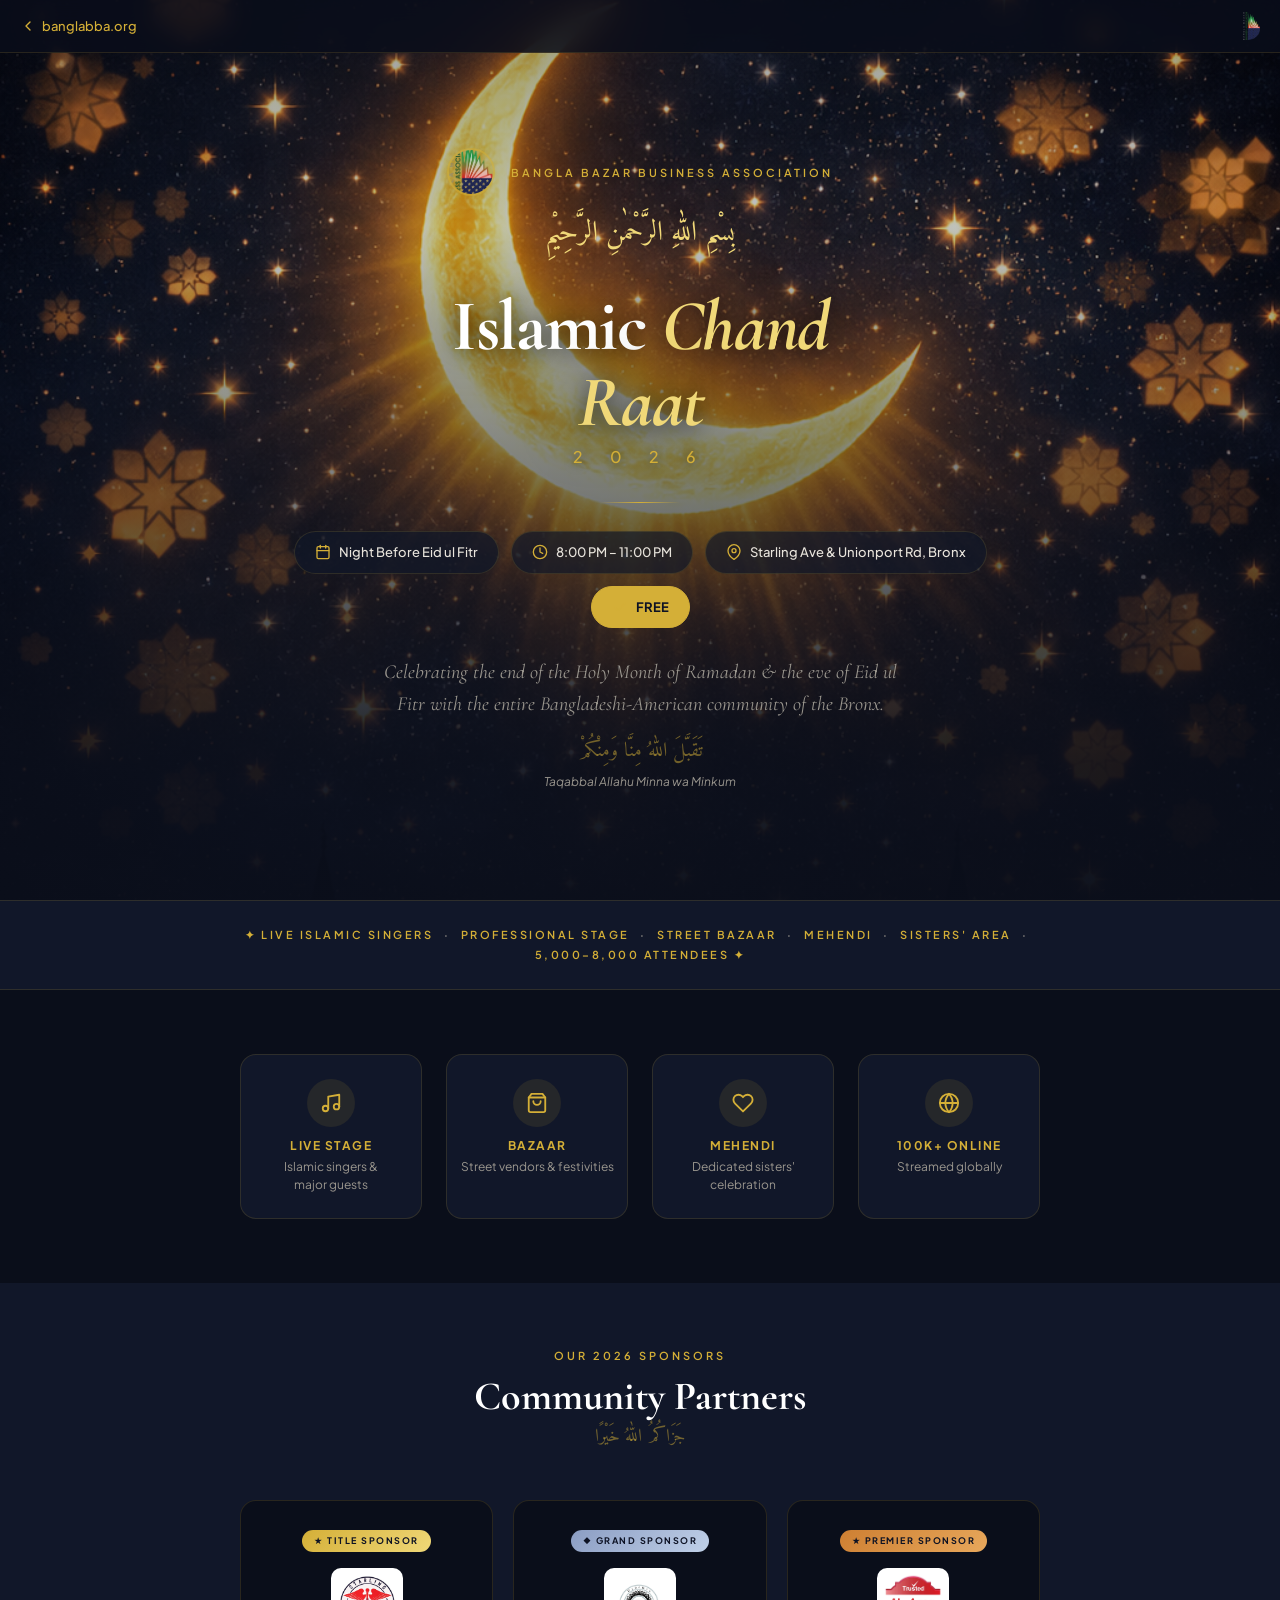
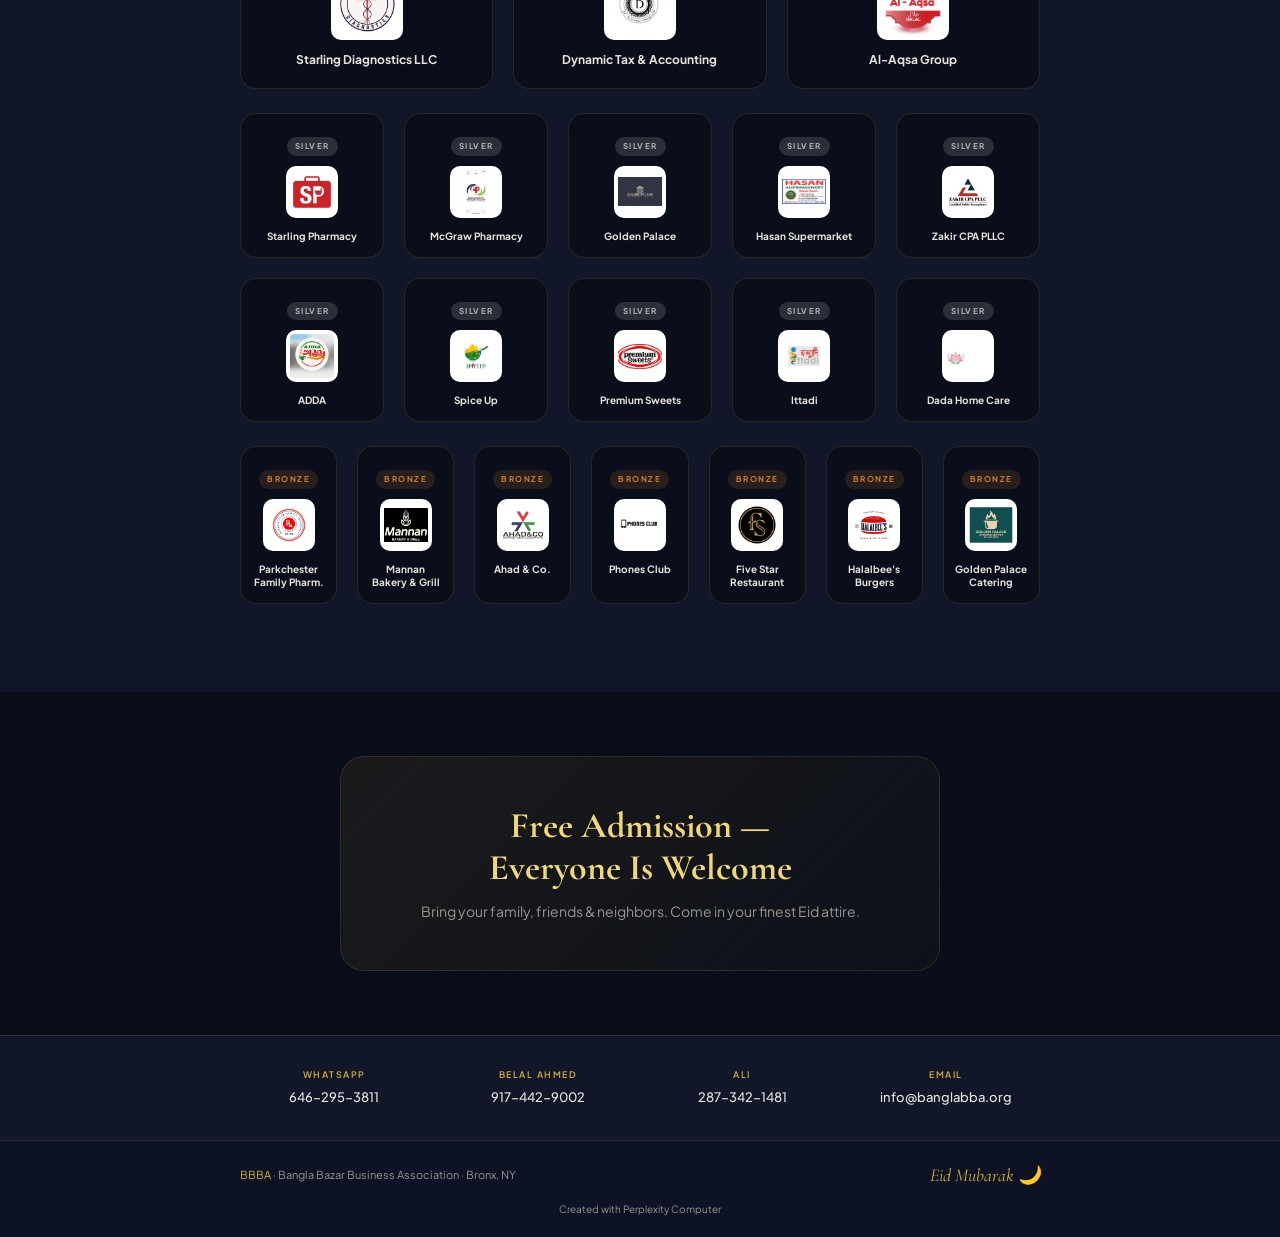
<file: chand-raat/index.html>
<!DOCTYPE html>
<html lang="en">
<head>
<!--
   ______                            __
  / ____/___  ____ ___  ____  __  __/ /____  _____
 / /   / __ \/ __ `__ \/ __ \/ / / / __/ _ \/ ___/
/ /___/ /_/ / / / / / / /_/ / /_/ / /_/  __/ /
\____/\____/_/ /_/ /_/ .___/\__,_/\__/\___/_/
                    /_/
        Created with Perplexity Computer
        https://www.perplexity.ai/computer
-->

<!-- Perplexity Computer Attribution -->
<meta name="generator" content="Perplexity Computer">
<meta name="author" content="Bangla Bazar Business Association (BBBA)">
<meta property="og:see_also" content="https://www.perplexity.ai/computer">
<link rel="author" href="https://www.perplexity.ai/computer">

<meta charset="UTF-8">
<meta name="viewport" content="width=device-width, initial-scale=1.0">

<!-- Primary SEO -->
<title>Islamic Chand Raat 2026 — Biggest Chand Raat in New York | BBBA</title>
<meta name="description" content="Biggest Islamic Chand Raat in New York. Free admission, live Islamic singers, street bazaar, mehendi. March 19, 8-11 PM, Starling Ave, Bronx. By BBBA.">
<meta name="keywords" content="Chand Raat 2026, Chand Raat New York, Chand Raat Bronx, Islamic Chand Raat, Eid ul Fitr 2026, Bangla Bazar Business Association, BBBA, Bangladeshi community Bronx, Eid celebration New York, Chand Raat mela, Ramadan 2026, Eid Mubarak, Bengali event NYC">
<link rel="canonical" href="https://banglabba.org/chand-raat/">

<!-- Open Graph / Facebook -->
<meta property="og:type" content="website">
<meta property="og:site_name" content="Bangla Bazar Business Association">
<meta property="og:title" content="Islamic Chand Raat 2026 — Biggest Chand Raat in New York">
<meta property="og:description" content="Free Chand Raat celebration on the eve of Eid ul Fitr. Live Islamic singers, street bazaar, mehendi, sisters' area. March 19, 8-11 PM. Starling Ave & Unionport Rd, Bronx, NY.">
<meta property="og:image" content="https://banglabba.org/chand-raat/assets/hero-bg.png">
<meta property="og:image:width" content="1920">
<meta property="og:image:height" content="1080">
<meta property="og:image:alt" content="Islamic Chand Raat 2026 — Golden crescent moon over a starry night sky">
<meta property="og:url" content="https://banglabba.org/chand-raat/">
<meta property="og:locale" content="en_US">

<!-- Twitter Card -->
<meta name="twitter:card" content="summary_large_image">
<meta name="twitter:title" content="Islamic Chand Raat 2026 — Biggest Chand Raat in New York">
<meta name="twitter:description" content="Free Chand Raat celebration on the eve of Eid ul Fitr. Live Islamic singers, street bazaar, mehendi. March 19, 8-11 PM, Bronx, NY.">
<meta name="twitter:image" content="https://banglabba.org/chand-raat/assets/hero-bg.png">
<meta name="twitter:image:alt" content="Islamic Chand Raat 2026 — Golden crescent moon over a starry night sky">

<!-- Geo / Location SEO -->
<meta name="geo.region" content="US-NY">
<meta name="geo.placename" content="Bronx, New York">
<meta name="geo.position" content="40.8370;-73.8654">
<meta name="ICBM" content="40.8370, -73.8654">

<!-- Mobile -->
<meta name="theme-color" content="#0a0e1a">

<!-- Favicon -->
<link rel="icon" href="../assets/bbba-favicon.png" type="image/png">

<!-- Fonts -->
<link href="https://fonts.googleapis.com/css2?family=Cormorant+Garamond:ital,wght@0,400;0,600;0,700;1,400&family=Plus+Jakarta+Sans:wght@300;400;500;600;700&family=Amiri:wght@400;700&display=swap" rel="stylesheet">

<!-- JSON-LD: Event (Google Rich Results) -->
<script type="application/ld+json">
{
  "@context": "https://schema.org",
  "@type": "Event",
  "name": "Islamic Chand Raat 2026",
  "alternateName": "Biggest Chand Raat Program in New York",
  "description": "Celebrating the end of the Holy Month of Ramadan and the eve of Eid ul Fitr with the entire Bangladeshi-American community of the Bronx. Live Islamic singers, professional stage, street bazaar, mehendi, sisters' area, and additional street heating arranged. Free admission for all.",
  "startDate": "2026-03-19T20:00:00-04:00",
  "endDate": "2026-03-19T23:00:00-04:00",
  "eventStatus": "https://schema.org/EventScheduled",
  "eventAttendanceMode": "https://schema.org/OfflineEventAttendanceMode",
  "location": {
    "@type": "Place",
    "name": "Starling Ave & Unionport Rd",
    "address": {
      "@type": "PostalAddress",
      "streetAddress": "Starling Ave & Unionport Rd",
      "addressLocality": "Bronx",
      "addressRegion": "NY",
      "postalCode": "10462",
      "addressCountry": "US"
    },
    "geo": {
      "@type": "GeoCoordinates",
      "latitude": 40.8370,
      "longitude": -73.8654
    }
  },
  "image": ["https://banglabba.org/chand-raat/assets/hero-bg.png"],
  "organizer": {
    "@type": "Organization",
    "name": "Bangla Bazar Business Association",
    "alternateName": "BBBA",
    "url": "https://banglabba.org",
    "email": "info@banglabba.org",
    "telephone": "+1-646-295-3811"
  },
  "offers": {
    "@type": "Offer",
    "price": "0",
    "priceCurrency": "USD",
    "availability": "https://schema.org/InStock",
    "url": "https://banglabba.org/chand-raat/",
    "description": "Free admission for all"
  },
  "isAccessibleForFree": true,
  "inLanguage": ["en", "bn"],
  "audience": {
    "@type": "Audience",
    "audienceType": "Family friendly, Bangladeshi-American community, Muslim community"
  },
  "maximumAttendeeCapacity": 8000,
  "typicalAgeRange": "All ages",
  "sponsor": [
    {"@type": "Organization", "name": "Starling Diagnostics LLC", "url": "https://starlingdiagnostics.com"},
    {"@type": "Organization", "name": "Dynamic Tax & Accounting", "url": "https://dynamicsrv.com"},
    {"@type": "Organization", "name": "Al-Aqsa Group", "url": "https://bronx.alaqsarestaurant.com"}
  ],
  "creator": {
    "@type": "SoftwareApplication",
    "name": "Perplexity Computer",
    "url": "https://www.perplexity.ai/computer"
  }
}
</script>

<!-- JSON-LD: BreadcrumbList -->
<script type="application/ld+json">
{
  "@context": "https://schema.org",
  "@type": "BreadcrumbList",
  "itemListElement": [
    {"@type": "ListItem", "position": 1, "name": "Bangla Bazar Business Association", "item": "https://banglabba.org"},
    {"@type": "ListItem", "position": 2, "name": "Islamic Chand Raat 2026", "item": "https://banglabba.org/chand-raat/"}
  ]
}
</script>

<style>
/* ========== BASE RESET ========== */
*, *::before, *::after { box-sizing: border-box; margin: 0; padding: 0; }

html {
  -webkit-font-smoothing: antialiased;
  -moz-osx-font-smoothing: grayscale;
  text-rendering: optimizeLegibility;
  scroll-behavior: smooth;
}

body {
  min-height: 100dvh;
  line-height: 1.6;
  font-family: var(--font-body, sans-serif);
  font-size: 16px;
  color: var(--color-text);
  background-color: var(--color-bg);
}

img, picture, video, canvas, svg { display: block; max-width: 100%; height: auto; }
h1, h2, h3, h4, h5, h6 { text-wrap: balance; line-height: 1.15; }
p, li, figcaption { text-wrap: pretty; }
button { cursor: pointer; background: none; border: none; }
::selection { background: rgba(212, 175, 55, 0.3); color: #fff; }

/* ========== DESIGN TOKENS ========== */
:root {
  --font-display: 'Cormorant Garamond', Georgia, serif;
  --font-body: 'Plus Jakarta Sans', 'Helvetica Neue', sans-serif;
  --font-arabic: 'Amiri', serif;

  --color-bg: #0a0e1a;
  --color-surface: #111729;
  --color-surface-2: #161d33;
  --color-border: rgba(212, 175, 55, 0.15);
  --color-text: #e8e4dc;
  --color-text-muted: #9a968e;
  --color-gold: #d4af37;
  --color-gold-light: #f0d878;
  --color-gold-dim: rgba(212, 175, 55, 0.5);
  --color-midnight: #0d1224;
  --color-white: #ffffff;

  --radius-sm: 0.375rem;
  --radius-md: 0.625rem;
  --radius-lg: 1rem;
  --radius-xl: 1.5rem;

  --shadow-gold: 0 0 40px rgba(212, 175, 55, 0.1);
  --shadow-card: 0 4px 24px rgba(0, 0, 0, 0.3);

  --content-max: 720px;
}

/* ========== BACK NAV ========== */
.back-nav {
  position: fixed;
  top: 0;
  left: 0;
  right: 0;
  z-index: 100;
  padding: 12px 20px;
  background: rgba(10, 14, 26, 0.85);
  backdrop-filter: blur(12px);
  border-bottom: 1px solid var(--color-border);
  display: flex;
  align-items: center;
  justify-content: space-between;
}

.back-nav a {
  font-family: var(--font-body);
  font-size: 13px;
  font-weight: 500;
  color: var(--color-gold);
  text-decoration: none;
  display: inline-flex;
  align-items: center;
  gap: 6px;
  transition: opacity 0.2s ease;
}

.back-nav a:hover {
  opacity: 0.8;
}

.back-nav-logo {
  height: 28px;
  width: auto;
}

/* ========== HERO ========== */
.hero {
  position: relative;
  min-height: 100vh;
  display: flex;
  flex-direction: column;
  align-items: center;
  justify-content: center;
  text-align: center;
  overflow: hidden;
  padding: 80px 20px 40px;
}

.hero-bg {
  position: absolute;
  inset: 0;
  z-index: 0;
}

.hero-bg img {
  width: 100%;
  height: 100%;
  object-fit: cover;
  object-position: center 30%;
}

.hero-bg::after {
  content: '';
  position: absolute;
  inset: 0;
  background: linear-gradient(
    to bottom,
    rgba(10, 14, 26, 0.4) 0%,
    rgba(10, 14, 26, 0.25) 25%,
    rgba(10, 14, 26, 0.55) 55%,
    rgba(10, 14, 26, 0.92) 85%,
    rgba(10, 14, 26, 0.98) 100%
  );
}

.hero-content {
  position: relative;
  z-index: 1;
  max-width: var(--content-max);
}

.hero-org {
  display: flex;
  align-items: center;
  justify-content: center;
  gap: 16px;
  margin-bottom: 12px;
}

.hero-org-logo {
  width: 48px;
  height: 48px;
  border-radius: 50%;
  object-fit: cover;
  border: 2px solid var(--color-gold-dim);
}

.hero-org-text {
  font-family: var(--font-body);
  font-size: 11px;
  font-weight: 600;
  letter-spacing: 3px;
  text-transform: uppercase;
  color: var(--color-gold);
}

.hero-bismillah {
  font-family: var(--font-arabic);
  font-size: clamp(20px, 4vw, 28px);
  color: var(--color-gold-light);
  margin: 16px 0 32px;
  direction: rtl;
}

.hero-title {
  font-family: var(--font-display);
  font-weight: 700;
  font-size: clamp(42px, 9vw, 72px);
  line-height: 1.05;
  color: var(--color-white);
  letter-spacing: -0.02em;
  margin-bottom: 4px;
  text-shadow: 0 2px 20px rgba(0, 0, 0, 0.6), 0 0 60px rgba(10, 14, 26, 0.8);
}

.hero-title em {
  font-style: italic;
  color: var(--color-gold-light);
}

.hero-year {
  font-family: var(--font-body);
  font-size: 16px;
  font-weight: 500;
  letter-spacing: 12px;
  color: var(--color-gold);
  margin-bottom: 32px;
  text-shadow: 0 1px 10px rgba(0, 0, 0, 0.5);
}

.hero-divider {
  width: 80px;
  height: 1px;
  background: linear-gradient(90deg, transparent, var(--color-gold), transparent);
  margin: 0 auto 28px;
}

.hero-meta {
  display: flex;
  flex-wrap: wrap;
  justify-content: center;
  gap: 12px;
  margin-bottom: 28px;
}

.hero-meta-item {
  display: inline-flex;
  align-items: center;
  gap: 8px;
  padding: 10px 20px;
  border: 1px solid var(--color-border);
  border-radius: 100px;
  font-family: var(--font-body);
  font-size: 13px;
  font-weight: 500;
  color: var(--color-text);
  background: rgba(17, 23, 41, 0.7);
  backdrop-filter: blur(8px);
}

.hero-meta-item svg {
  width: 16px;
  height: 16px;
  color: var(--color-gold);
  flex-shrink: 0;
}

.hero-meta-item.free-badge {
  background: var(--color-gold);
  color: var(--color-midnight);
  border-color: var(--color-gold);
  font-weight: 700;
}

.hero-desc {
  font-family: var(--font-display);
  font-size: clamp(16px, 3vw, 20px);
  font-style: italic;
  color: var(--color-text-muted);
  line-height: 1.6;
  max-width: 540px;
  margin: 0 auto 16px;
}

.hero-dua {
  font-family: var(--font-arabic);
  font-size: clamp(16px, 3vw, 20px);
  color: var(--color-gold-dim);
  direction: rtl;
  margin-bottom: 4px;
}

.hero-dua-translate {
  font-family: var(--font-body);
  font-size: 12px;
  color: var(--color-text-muted);
  font-style: italic;
}

/* ========== HIGHLIGHTS ========== */
.highlights {
  background: var(--color-surface);
  border-top: 1px solid var(--color-border);
  border-bottom: 1px solid var(--color-border);
  padding: 24px 20px;
}

.highlights-inner {
  max-width: 800px;
  margin: 0 auto;
  text-align: center;
}

.highlights-text {
  font-family: var(--font-body);
  font-size: 11px;
  font-weight: 600;
  letter-spacing: 2.5px;
  text-transform: uppercase;
  color: var(--color-gold);
  line-height: 1.8;
}

.highlights-text span {
  color: var(--color-text-muted);
  margin: 0 6px;
}

/* ========== FEATURES ========== */
.features {
  padding: 64px 20px;
  background: var(--color-bg);
}

.features-grid {
  max-width: 800px;
  margin: 0 auto;
  display: grid;
  grid-template-columns: repeat(4, 1fr);
  gap: 24px;
}

.feature-card {
  text-align: center;
  padding: 24px 12px;
  border-radius: var(--radius-lg);
  background: var(--color-surface);
  border: 1px solid var(--color-border);
  transition: transform 0.3s ease, box-shadow 0.3s ease;
}

.feature-card:hover {
  transform: translateY(-4px);
  box-shadow: var(--shadow-gold);
}

.feature-icon {
  width: 48px;
  height: 48px;
  margin: 0 auto 12px;
  display: flex;
  align-items: center;
  justify-content: center;
  border-radius: 50%;
  background: rgba(212, 175, 55, 0.1);
  color: var(--color-gold);
}

.feature-icon svg { width: 22px; height: 22px; }

.feature-title {
  font-family: var(--font-body);
  font-size: 12px;
  font-weight: 700;
  text-transform: uppercase;
  letter-spacing: 1.5px;
  color: var(--color-gold);
  margin-bottom: 6px;
}

.feature-desc {
  font-family: var(--font-body);
  font-size: 12px;
  color: var(--color-text-muted);
  line-height: 1.5;
}

/* ========== SPONSORS ========== */
.sponsors {
  padding: 64px 20px;
  background: var(--color-surface);
}

.section-header {
  text-align: center;
  margin-bottom: 48px;
}

.section-label {
  font-family: var(--font-body);
  font-size: 11px;
  font-weight: 600;
  letter-spacing: 3px;
  text-transform: uppercase;
  color: var(--color-gold);
  margin-bottom: 8px;
}

.section-title {
  font-family: var(--font-display);
  font-size: clamp(28px, 5vw, 40px);
  font-weight: 700;
  color: var(--color-white);
}

.section-subtitle-ar {
  font-family: var(--font-arabic);
  font-size: 18px;
  color: var(--color-gold-dim);
  direction: rtl;
  margin-top: 4px;
}

.sponsor-tiers {
  max-width: 800px;
  margin: 0 auto;
}

.tier-row {
  display: grid;
  gap: 20px;
  margin-bottom: 24px;
}

.tier-row.top { grid-template-columns: repeat(3, 1fr); }
.tier-row.silver { grid-template-columns: repeat(5, 1fr); }
.tier-row.bronze { grid-template-columns: repeat(7, 1fr); }

.sponsor-card {
  text-align: center;
  padding: 24px 16px 20px;
  border-radius: var(--radius-lg);
  background: var(--color-bg);
  border: 1px solid var(--color-border);
  position: relative;
  transition: transform 0.3s ease;
}

.sponsor-card:hover { transform: translateY(-2px); }

.sponsor-tier-label {
  display: inline-flex;
  align-items: center;
  gap: 5px;
  font-family: var(--font-body);
  font-size: 9px;
  font-weight: 700;
  text-transform: uppercase;
  letter-spacing: 1.5px;
  padding: 4px 12px;
  border-radius: 100px;
  margin-bottom: 16px;
}

.tier-title .sponsor-tier-label { background: linear-gradient(135deg, #d4af37, #f0d878); color: var(--color-midnight); }
.tier-grand .sponsor-tier-label { background: linear-gradient(135deg, #8b9dc3, #c0d0e8); color: var(--color-midnight); }
.tier-premier .sponsor-tier-label { background: linear-gradient(135deg, #cd7f32, #e8a85c); color: var(--color-midnight); }

.sponsor-card.small .sponsor-tier-label.silver-label { background: rgba(180, 180, 180, 0.2); color: #b4b4b4; }
.sponsor-card.small .sponsor-tier-label.bronze-label { background: rgba(205, 127, 50, 0.15); color: #cd7f32; }

.sponsor-logo-wrap {
  width: 72px;
  height: 72px;
  margin: 0 auto 12px;
  border-radius: var(--radius-md);
  background: #fff;
  display: flex;
  align-items: center;
  justify-content: center;
  overflow: hidden;
  padding: 4px;
}

.sponsor-logo-wrap img {
  width: 100%;
  height: 100%;
  object-fit: contain;
  border-radius: 4px;
}

.sponsor-name {
  font-family: var(--font-body);
  font-size: 12px;
  font-weight: 700;
  color: var(--color-text);
  line-height: 1.3;
}

.sponsor-card.small { padding: 16px 10px 14px; }
.sponsor-card.small .sponsor-logo-wrap { width: 52px; height: 52px; }
.sponsor-card.small .sponsor-name { font-size: 10px; }
.sponsor-card.small .sponsor-tier-label { font-size: 8px; padding: 3px 8px; margin-bottom: 10px; }

/* ========== CTA ========== */
.cta-section {
  padding: 64px 20px;
  background: var(--color-bg);
  text-align: center;
}

.cta-inner {
  max-width: 600px;
  margin: 0 auto;
  padding: 48px 32px;
  border-radius: var(--radius-xl);
  background: linear-gradient(135deg, rgba(212, 175, 55, 0.08), rgba(212, 175, 55, 0.02));
  border: 1px solid var(--color-border);
}

.cta-title {
  font-family: var(--font-display);
  font-size: clamp(24px, 5vw, 36px);
  font-weight: 700;
  color: var(--color-gold-light);
  margin-bottom: 12px;
}

.cta-desc {
  font-family: var(--font-body);
  font-size: 14px;
  color: var(--color-text-muted);
  line-height: 1.6;
}

/* ========== CONTACT ========== */
.contact {
  padding: 32px 20px;
  background: var(--color-surface);
  border-top: 1px solid var(--color-border);
}

.contact-grid {
  max-width: 800px;
  margin: 0 auto;
  display: grid;
  grid-template-columns: repeat(4, 1fr);
  gap: 16px;
  text-align: center;
}

.contact-item-label {
  font-family: var(--font-body);
  font-size: 9px;
  font-weight: 600;
  text-transform: uppercase;
  letter-spacing: 1.5px;
  color: var(--color-gold);
  margin-bottom: 4px;
}

.contact-item-value {
  font-family: var(--font-body);
  font-size: 13px;
  font-weight: 500;
  color: var(--color-text);
}

.contact-item-value a {
  color: var(--color-text);
  text-decoration: none;
}

.contact-item-value a:hover { color: var(--color-gold); }

/* ========== FOOTER ========== */
footer {
  padding: 20px;
  background: var(--color-midnight);
  border-top: 1px solid var(--color-border);
  text-align: center;
}

.footer-row {
  display: flex;
  align-items: center;
  justify-content: space-between;
  max-width: 800px;
  margin: 0 auto;
  flex-wrap: wrap;
  gap: 8px;
}

.footer-org {
  font-family: var(--font-body);
  font-size: 11px;
  color: var(--color-text-muted);
}

.footer-org a {
  color: var(--color-gold);
  text-decoration: none;
}

.footer-eid {
  font-family: var(--font-display);
  font-size: 18px;
  font-style: italic;
  color: var(--color-gold);
}

.footer-attr {
  font-family: var(--font-body);
  font-size: 10px;
  color: var(--color-text-muted);
  margin-top: 12px;
}

.footer-attr a {
  color: var(--color-text-muted);
  text-decoration: none;
}

.footer-attr a:hover { color: var(--color-gold); }

/* ========== RESPONSIVE ========== */
@media (max-width: 640px) {
  .features-grid { grid-template-columns: repeat(2, 1fr); gap: 12px; }

  .tier-row.top {
    grid-template-columns: 1fr;
    max-width: 260px;
    margin-left: auto;
    margin-right: auto;
  }

  .tier-row.silver { grid-template-columns: repeat(3, 1fr); gap: 12px; }
  .tier-row.bronze { grid-template-columns: repeat(3, 1fr); gap: 12px; }

  .contact-grid { grid-template-columns: repeat(2, 1fr); gap: 20px; }

  .hero-meta { flex-direction: column; align-items: center; }
  .hero-meta-item { width: 100%; max-width: 280px; justify-content: center; }

  .footer-row { flex-direction: column; text-align: center; }
}

/* ========== ANIMATIONS ========== */
@keyframes fadeInUp {
  from { opacity: 0; transform: translateY(20px); }
  to { opacity: 1; transform: translateY(0); }
}

.hero-content > * {
  animation: fadeInUp 0.8s ease forwards;
  opacity: 0;
}

.hero-content > :nth-child(1) { animation-delay: 0.1s; }
.hero-content > :nth-child(2) { animation-delay: 0.2s; }
.hero-content > :nth-child(3) { animation-delay: 0.35s; }
.hero-content > :nth-child(4) { animation-delay: 0.45s; }
.hero-content > :nth-child(5) { animation-delay: 0.55s; }
.hero-content > :nth-child(6) { animation-delay: 0.65s; }
.hero-content > :nth-child(7) { animation-delay: 0.75s; }
.hero-content > :nth-child(8) { animation-delay: 0.85s; }
.hero-content > :nth-child(9) { animation-delay: 0.95s; }
.hero-content > :nth-child(10) { animation-delay: 1.05s; }
.hero-content > :nth-child(11) { animation-delay: 1.15s; }

@media (prefers-reduced-motion: reduce) {
  .hero-content > * { animation: none; opacity: 1; }
}
</style>
</head>
<body>

<!-- ===== BACK NAV ===== -->
<div class="back-nav">
  <a href="https://banglabba.org" target="_blank" rel="noopener noreferrer">
    <svg width="16" height="16" viewBox="0 0 24 24" fill="none" stroke="currentColor" stroke-width="2" stroke-linecap="round" stroke-linejoin="round"><polyline points="15 18 9 12 15 6"/></svg>
    banglabba.org
  </a>
  <img src="./assets/bbba-logo.png" alt="BBBA" class="back-nav-logo">
</div>

<!-- ===== HERO ===== -->
<section class="hero">
  <div class="hero-bg">
    <img src="./assets/hero-bg.png" alt="Glowing golden crescent moon over a mosque silhouette under a starry night sky" loading="eager">
  </div>

  <div class="hero-content">
    <div class="hero-org">
      <img src="./assets/bbba-logo.png" alt="Bangla Bazar Business Association logo" class="hero-org-logo">
      <span class="hero-org-text">Bangla Bazar Business Association</span>
    </div>

    <p class="hero-bismillah">بِسْمِ اللهِ الرَّحْمٰنِ الرَّحِيْمِ</p>

    <h1 class="hero-title">Islamic <em>Chand<br>Raat</em></h1>
    <p class="hero-year">2 0 2 6</p>

    <div class="hero-divider" aria-hidden="true"></div>

    <div class="hero-meta">
      <span class="hero-meta-item">
        <svg viewBox="0 0 24 24" fill="none" stroke="currentColor" stroke-width="2" stroke-linecap="round" stroke-linejoin="round"><rect x="3" y="4" width="18" height="18" rx="2" ry="2"/><line x1="16" y1="2" x2="16" y2="6"/><line x1="8" y1="2" x2="8" y2="6"/><line x1="3" y1="10" x2="21" y2="10"/></svg>
        Night Before Eid ul Fitr
      </span>
      <span class="hero-meta-item">
        <svg viewBox="0 0 24 24" fill="none" stroke="currentColor" stroke-width="2" stroke-linecap="round" stroke-linejoin="round"><circle cx="12" cy="12" r="10"/><polyline points="12 6 12 12 16 14"/></svg>
        8:00 PM – 11:00 PM
      </span>
      <span class="hero-meta-item">
        <svg viewBox="0 0 24 24" fill="none" stroke="currentColor" stroke-width="2" stroke-linecap="round" stroke-linejoin="round"><path d="M21 10c0 7-9 13-9 13s-9-6-9-13a9 9 0 0 1 18 0z"/><circle cx="12" cy="10" r="3"/></svg>
        Starling Ave &amp; Unionport Rd, Bronx
      </span>
      <span class="hero-meta-item free-badge">
        <svg viewBox="0 0 24 24" fill="none" stroke="currentColor" stroke-width="2" stroke-linecap="round" stroke-linejoin="round"><polyline points="20 6 9 17 4 12"/></svg>
        FREE
      </span>
    </div>

    <p class="hero-desc">
      Celebrating the end of the Holy Month of Ramadan &amp; the eve of Eid ul Fitr
      with the entire Bangladeshi-American community of the Bronx.
    </p>

    <p class="hero-dua">تَقَبَّلَ اللهُ مِنَّا وَمِنْكُمْ</p>
    <p class="hero-dua-translate">Taqabbal Allahu Minna wa Minkum</p>
  </div>
</section>

<!-- ===== HIGHLIGHTS ===== -->
<div class="highlights">
  <div class="highlights-inner">
    <p class="highlights-text">
      ✦ Live Islamic Singers <span>·</span> Professional Stage <span>·</span> Street Bazaar <span>·</span> Mehendi <span>·</span> Sisters' Area <span>·</span> 5,000–8,000 Attendees ✦
    </p>
  </div>
</div>

<!-- ===== FEATURES ===== -->
<section class="features">
  <div class="features-grid">
    <div class="feature-card">
      <div class="feature-icon">
        <svg viewBox="0 0 24 24" fill="none" stroke="currentColor" stroke-width="2" stroke-linecap="round" stroke-linejoin="round"><path d="M9 18V5l12-2v13"/><circle cx="6" cy="18" r="3"/><circle cx="18" cy="16" r="3"/></svg>
      </div>
      <h3 class="feature-title">Live Stage</h3>
      <p class="feature-desc">Islamic singers &amp; major guests</p>
    </div>
    <div class="feature-card">
      <div class="feature-icon">
        <svg viewBox="0 0 24 24" fill="none" stroke="currentColor" stroke-width="2" stroke-linecap="round" stroke-linejoin="round"><path d="M6 2L3 6v14a2 2 0 002 2h14a2 2 0 002-2V6l-3-4z"/><line x1="3" y1="6" x2="21" y2="6"/><path d="M16 10a4 4 0 01-8 0"/></svg>
      </div>
      <h3 class="feature-title">Bazaar</h3>
      <p class="feature-desc">Street vendors &amp; festivities</p>
    </div>
    <div class="feature-card">
      <div class="feature-icon">
        <svg viewBox="0 0 24 24" fill="none" stroke="currentColor" stroke-width="2" stroke-linecap="round" stroke-linejoin="round"><path d="M20.84 4.61a5.5 5.5 0 00-7.78 0L12 5.67l-1.06-1.06a5.5 5.5 0 00-7.78 7.78l1.06 1.06L12 21.23l7.78-7.78 1.06-1.06a5.5 5.5 0 000-7.78z"/></svg>
      </div>
      <h3 class="feature-title">Mehendi</h3>
      <p class="feature-desc">Dedicated sisters' celebration</p>
    </div>
    <div class="feature-card">
      <div class="feature-icon">
        <svg viewBox="0 0 24 24" fill="none" stroke="currentColor" stroke-width="2" stroke-linecap="round" stroke-linejoin="round"><circle cx="12" cy="12" r="10"/><line x1="2" y1="12" x2="22" y2="12"/><path d="M12 2a15.3 15.3 0 014 10 15.3 15.3 0 01-4 10 15.3 15.3 0 01-4-10 15.3 15.3 0 014-10z"/></svg>
      </div>
      <h3 class="feature-title">100K+ Online</h3>
      <p class="feature-desc">Streamed globally</p>
    </div>
  </div>
</section>

<!-- ===== SPONSORS ===== -->
<section class="sponsors">
  <div class="section-header">
    <p class="section-label">Our 2026 Sponsors</p>
    <h2 class="section-title">Community Partners</h2>
    <p class="section-subtitle-ar">جَزَاكُمُ اللهُ خَيْرًا</p>
  </div>

  <div class="sponsor-tiers">
    <!-- Top Tier -->
    <div class="tier-row top">
      <div class="sponsor-card tier-title">
        <span class="sponsor-tier-label">★ Title Sponsor</span>
        <div class="sponsor-logo-wrap"><a href="https://starlingdiagnostics.com" target="_blank" rel="noopener noreferrer"><img src="./assets/logo-starling-diagnostics.jpg" alt="Starling Diagnostics LLC"></a></div>
        <p class="sponsor-name">Starling Diagnostics LLC</p>
      </div>
      <div class="sponsor-card tier-grand">
        <span class="sponsor-tier-label">◆ Grand Sponsor</span>
        <div class="sponsor-logo-wrap"><a href="https://dynamicsrv.com" target="_blank" rel="noopener noreferrer"><img src="./assets/logo-dynamic-tax.jpg" alt="Dynamic Tax & Accounting"></a></div>
        <p class="sponsor-name">Dynamic Tax &amp; Accounting</p>
      </div>
      <div class="sponsor-card tier-premier">
        <span class="sponsor-tier-label">★ Premier Sponsor</span>
        <div class="sponsor-logo-wrap"><a href="https://bronx.alaqsarestaurant.com" target="_blank" rel="noopener noreferrer"><img src="./assets/logo-al-aqsa.jpg" alt="Al-Aqsa Group"></a></div>
        <p class="sponsor-name">Al-Aqsa Group</p>
      </div>
    </div>

    <!-- Silver -->
    <div class="tier-row silver">
      <div class="sponsor-card small">
        <span class="sponsor-tier-label silver-label">Silver</span>
        <div class="sponsor-logo-wrap"><a href="https://starlingpharmacy.com" target="_blank" rel="noopener noreferrer"><img src="./assets/logo-starling-pharmacy.jpg" alt="Starling Pharmacy"></a></div>
        <p class="sponsor-name">Starling Pharmacy</p>
      </div>
      <div class="sponsor-card small">
        <span class="sponsor-tier-label silver-label">Silver</span>
        <div class="sponsor-logo-wrap"><img src="./assets/logo-mcgraw-pharmacy.jpg" alt="McGraw Pharmacy"></div>
        <p class="sponsor-name">McGraw Pharmacy</p>
      </div>
      <div class="sponsor-card small">
        <span class="sponsor-tier-label silver-label">Silver</span>
        <div class="sponsor-logo-wrap"><img src="./assets/logo-golden-palace.jpg" alt="Golden Palace"></div>
        <p class="sponsor-name">Golden Palace</p>
      </div>
      <div class="sponsor-card small">
        <span class="sponsor-tier-label silver-label">Silver</span>
        <div class="sponsor-logo-wrap"><img src="./assets/logo-hasan-supermarket.jpg" alt="Hasan Supermarket"></div>
        <p class="sponsor-name">Hasan Supermarket</p>
      </div>
      <div class="sponsor-card small">
        <span class="sponsor-tier-label silver-label">Silver</span>
        <div class="sponsor-logo-wrap"><a href="https://zakircpa.com" target="_blank" rel="noopener noreferrer"><img src="./assets/logo-zakir-cpa.jpg" alt="Zakir CPA PLLC"></a></div>
        <p class="sponsor-name">Zakir CPA PLLC</p>
      </div>
      <div class="sponsor-card small">
        <span class="sponsor-tier-label silver-label">Silver</span>
        <div class="sponsor-logo-wrap"><img src="./assets/logo-adda.jpg" alt="ADDA"></div>
        <p class="sponsor-name">ADDA</p>
      </div>
      <div class="sponsor-card small">
        <span class="sponsor-tier-label silver-label">Silver</span>
        <div class="sponsor-logo-wrap"><img src="./assets/logo-spice-up.jpg" alt="Spice Up"></div>
        <p class="sponsor-name">Spice Up</p>
      </div>
      <div class="sponsor-card small">
        <span class="sponsor-tier-label silver-label">Silver</span>
        <div class="sponsor-logo-wrap"><img src="./assets/logo-premium-sweets.jpg" alt="Premium Sweets"></div>
        <p class="sponsor-name">Premium Sweets</p>
      </div>
      <div class="sponsor-card small">
        <span class="sponsor-tier-label silver-label">Silver</span>
        <div class="sponsor-logo-wrap"><img src="./assets/logo-ittadi.jpg" alt="Ittadi"></div>
        <p class="sponsor-name">Ittadi</p>
      </div>
      <div class="sponsor-card small">
        <span class="sponsor-tier-label silver-label">Silver</span>
        <div class="sponsor-logo-wrap"><a href="https://dadahomecare.com" target="_blank" rel="noopener noreferrer"><img src="./assets/logo-dada-home-care.jpg" alt="Dada Home Care"></a></div>
        <p class="sponsor-name">Dada Home Care</p>
      </div>
    </div>

    <!-- Bronze -->
    <div class="tier-row bronze">
      <div class="sponsor-card small">
        <span class="sponsor-tier-label bronze-label">Bronze</span>
        <div class="sponsor-logo-wrap"><img src="./assets/logo-parkchester-pharmacy.jpg" alt="Parkchester Family Pharmacy"></div>
        <p class="sponsor-name">Parkchester Family Pharm.</p>
      </div>
      <div class="sponsor-card small">
        <span class="sponsor-tier-label bronze-label">Bronze</span>
        <div class="sponsor-logo-wrap"><img src="./assets/logo-mannan-bakery.jpg" alt="Mannan Bakery & Grill"></div>
        <p class="sponsor-name">Mannan Bakery &amp; Grill</p>
      </div>
      <div class="sponsor-card small">
        <span class="sponsor-tier-label bronze-label">Bronze</span>
        <div class="sponsor-logo-wrap"><a href="https://ahadandco.com" target="_blank" rel="noopener noreferrer"><img src="./assets/logo-ahad-co.jpg" alt="Ahad & Co."></a></div>
        <p class="sponsor-name">Ahad &amp; Co.</p>
      </div>
      <div class="sponsor-card small">
        <span class="sponsor-tier-label bronze-label">Bronze</span>
        <div class="sponsor-logo-wrap"><img src="./assets/logo-phones-club.jpg" alt="Phones Club"></div>
        <p class="sponsor-name">Phones Club</p>
      </div>
      <div class="sponsor-card small">
        <span class="sponsor-tier-label bronze-label">Bronze</span>
        <div class="sponsor-logo-wrap"><img src="./assets/logo-five-star.jpg" alt="Five Star Restaurant"></div>
        <p class="sponsor-name">Five Star Restaurant</p>
      </div>
      <div class="sponsor-card small">
        <span class="sponsor-tier-label bronze-label">Bronze</span>
        <div class="sponsor-logo-wrap"><a href="https://halalbees.com" target="_blank" rel="noopener noreferrer"><img src="./assets/logo-halalbees.jpg" alt="Halalbee's Burgers"></a></div>
        <p class="sponsor-name">Halalbee's Burgers</p>
      </div>
      <div class="sponsor-card small">
        <span class="sponsor-tier-label bronze-label">Bronze</span>
        <div class="sponsor-logo-wrap"><img src="./assets/logo-golden-palace-catering.jpg" alt="Golden Palace Catering Service"></div>
        <p class="sponsor-name">Golden Palace Catering</p>
      </div>
    </div>
  </div>
</section>

<!-- ===== CTA ===== -->
<section class="cta-section">
  <div class="cta-inner">
    <h2 class="cta-title">Free Admission — Everyone Is Welcome</h2>
    <p class="cta-desc">
      Bring your family, friends &amp; neighbors. Come in your finest Eid attire.
    </p>
  </div>
</section>

<!-- ===== CONTACT ===== -->
<div class="contact">
  <div class="contact-grid">
    <div>
      <p class="contact-item-label">WhatsApp</p>
      <p class="contact-item-value"><a href="tel:6462953811">646-295-3811</a></p>
    </div>
    <div>
      <p class="contact-item-label">Belal Ahmed</p>
      <p class="contact-item-value"><a href="tel:9174429002">917-442-9002</a></p>
    </div>
    <div>
      <p class="contact-item-label">Ali</p>
      <p class="contact-item-value"><a href="tel:2873421481">287-342-1481</a></p>
    </div>
    <div>
      <p class="contact-item-label">Email</p>
      <p class="contact-item-value"><a href="mailto:info@banglabba.org">info@banglabba.org</a></p>
    </div>
  </div>
</div>

<!-- ===== FOOTER ===== -->
<footer>
  <div class="footer-row">
    <span class="footer-org"><a href="https://banglabba.org" target="_blank" rel="noopener noreferrer">BBBA</a> · Bangla Bazar Business Association · Bronx, NY</span>
    <span class="footer-eid">Eid Mubarak 🌙</span>
  </div>
  <p class="footer-attr">
    <a href="https://www.perplexity.ai/computer" target="_blank" rel="noopener noreferrer">Created with Perplexity Computer</a>
  </p>
</footer>

</body>
</html>
</file>
